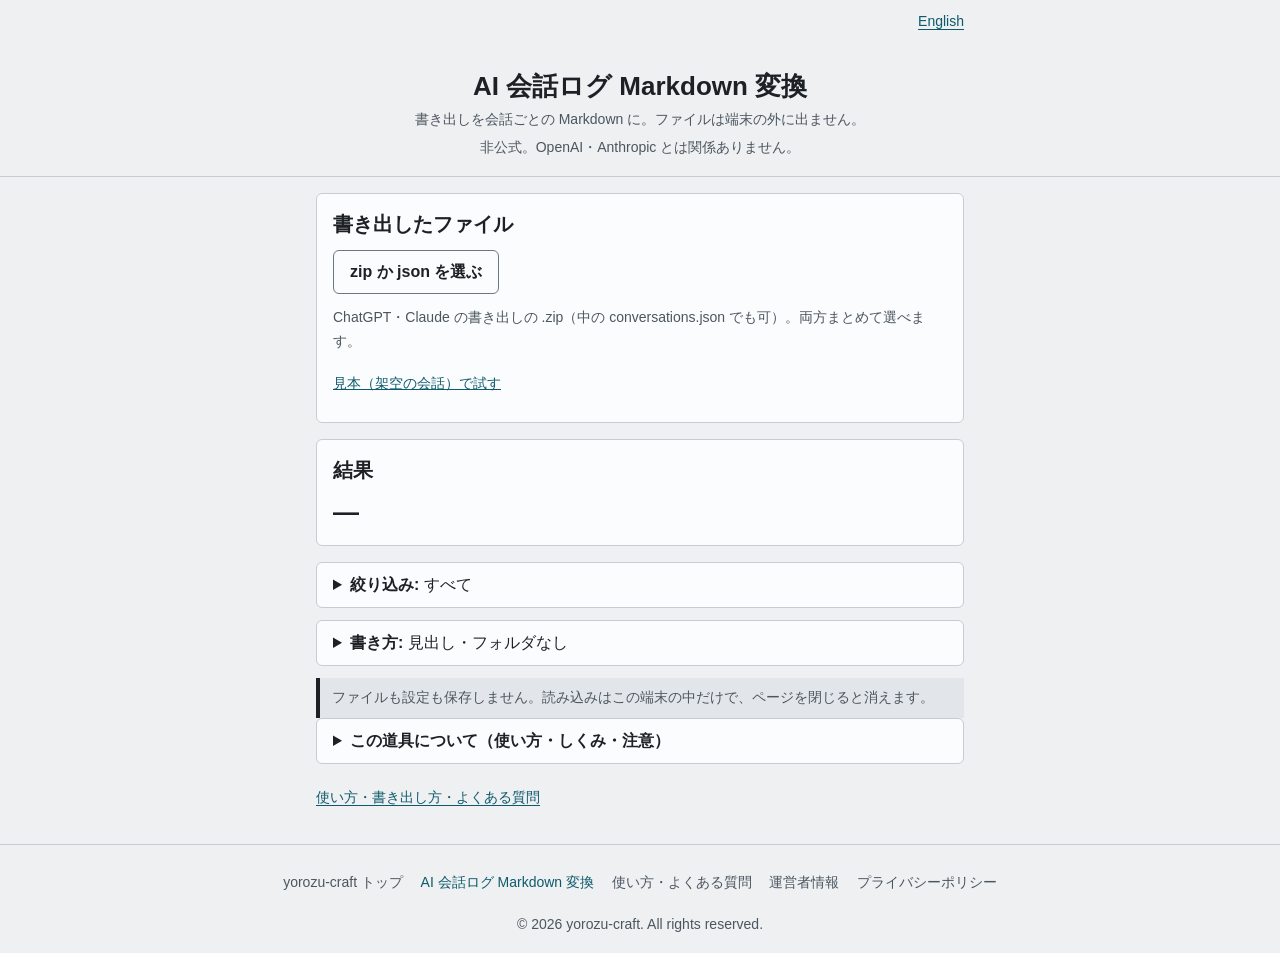
<file: index.html>
<!DOCTYPE html>
<html lang="ja">
<head>
  <meta charset="UTF-8">
  <meta name="viewport" content="width=device-width, initial-scale=1.0">
  <title>ChatGPT・Claude の会話を Markdown に変換（Obsidian 用）｜yorozu-craft</title>
  <meta name="description" content="ChatGPT と Claude の書き出し（zip・conversations.json）を、会話ごとの Markdown（frontmatter つき）に分けて zip で保存。Obsidian にそのまま入れられます。ファイルはブラウザの中で読み、送信しません。">
  <meta name="robots" content="index, follow">
  <link rel="canonical" href="https://yorozu-craft.com/ai-log/">
  <link rel="alternate" hreflang="ja" href="https://yorozu-craft.com/ai-log/">
  <link rel="alternate" hreflang="en" href="https://yorozu-craft.com/ai-log/en/">
  <link rel="alternate" hreflang="x-default" href="https://yorozu-craft.com/ai-log/">

  <meta property="og:title" content="ChatGPT・Claude の会話を Markdown に変換｜yorozu-craft">
  <meta property="og:description" content="ChatGPT と Claude の書き出しを、会話ごとの Markdown（frontmatter つき）に。Obsidian 用。ファイルは送信しません。">
  <meta property="og:type" content="website">
  <meta property="og:url" content="https://yorozu-craft.com/ai-log/">
  <meta property="og:site_name" content="yorozu-craft">
  <meta property="og:locale" content="ja_JP">
  <meta property="og:image" content="https://yorozu-craft.com/ai-log/og-image.png">
  <meta property="og:image:width" content="1200">
  <meta property="og:image:height" content="630">
  <meta name="twitter:card" content="summary_large_image">
  <meta name="theme-color" content="#eef0f2" media="(prefers-color-scheme: light)">
  <meta name="theme-color" content="#15191d" media="(prefers-color-scheme: dark)">

  <script type="application/ld+json">
  {
    "@context": "https://schema.org",
    "@type": "WebApplication",
    "name": "AI 会話ログ Markdown 変換",
    "description": "ChatGPT と Claude の書き出しを、会話ごとの Markdown（frontmatter つき）に。ファイルはブラウザの中で読み、送信しません。",
    "url": "https://yorozu-craft.com/ai-log/",
    "applicationCategory": "UtilitiesApplication",
    "operatingSystem": "All",
    "offers": { "@type": "Offer", "price": "0", "priceCurrency": "JPY" },
    "inLanguage": "ja"
  }
  </script>

  <!-- Google AdSense: サイト所有確認の meta だけ。AdSense 審査が通るまで本文の薄いページは広告 script を外す（2026-10-04）。通ったら本文を足してから戻す -->
  <meta name="google-adsense-account" content="ca-pub-5375267956079717">

  <link rel="icon" href="./favicon.svg" type="image/svg+xml">
  <link rel="apple-touch-icon" href="./apple-touch-icon.png">
  <link rel="manifest" href="./manifest.webmanifest">
  <link rel="stylesheet" href="./style.css">
</head>
<body>

  <header>
    <p class="lang-switch no-print"><a href="./en/" hreflang="en" lang="en">English</a></p>
    <div class="app-header">
      <h1>AI 会話ログ Markdown 変換</h1>
      <!-- 道具の冒頭は 1 文・40 字（WRITING.md 1 章）。「外部に送信しない」をここに -->
      <p class="subtitle">書き出しを会話ごとの Markdown に。ファイルは端末の外に出ません。</p>
      <!-- 商標（REVIEW C7 R9）: 名前の近くに 1 文 -->
      <p class="tm">非公式。OpenAI・Anthropic とは関係ありません。</p>
    </div>
  </header>

  <!-- 画面の骨組み「入力 → 結果」（SCREEN.md 1.1）。1 ファイルを選ぶ → 2 結果（件数とダウンロード、一覧と見本）→ 3 絞り込み・書き方 → 4 使い方へのリンク。
       読み込みは Web Worker の中（worker.js → engine.js）。ファイルも設定もブラウザに保存しない（localStorage を使わない） -->
  <main class="app-main">

    <!-- 1 必須の入力: ファイル 1 つ（ドロップも可） -->
    <fieldset class="card req" id="drop">
      <legend>書き出したファイル</legend>
      <div class="dropzone" id="dropzone">
        <div class="btn-row">
          <button type="button" class="btn" id="pick">zip か json を選ぶ</button>
        </div>
        <label class="hint" for="file">ChatGPT・Claude の書き出しの .zip（中の conversations.json でも可）。両方まとめて選べます。</label>
        <p class="small"><button type="button" class="linkbtn" id="try-sample">見本（架空の会話）で試す</button></p>
      </div>
      <input type="file" id="file" accept=".zip,.json,application/zip,application/json" multiple hidden>
    </fieldset>

    <!-- 2 結果: 会話の件数（大きな数字）と内訳。ダウンロードのボタンはここ -->
    <section class="card result-card" id="result-card" tabindex="-1" aria-labelledby="h-result">
      <h2 id="h-result">結果</h2>
      <div id="result-main" aria-live="polite">
        <p class="result-num" id="result">—</p>
        <p class="result-sub" id="result-sub"></p>
      </div>
      <div class="btn-row no-print" id="dl-row" hidden>
        <button type="button" class="btn btn-primary" id="dl-zip">Markdown（zip）をダウンロード</button>
        <button type="button" class="btn" id="dl-one">1 つの Markdown にまとめる</button>
      </div>
      <!-- 年 × 月の升目（main.js が描く。升を押すと期間の絞り込みにその月が入る。Q-381） -->
      <div class="mgrid" id="mgrid" hidden>
        <p class="grid-name" id="mgrid-name">年 × 月</p>
        <table id="mgrid-table" aria-labelledby="mgrid-name"></table>
      </div>
      <!-- 曜日 × 時刻の表（main.js が描く。升を押すとその曜日・その時刻の会話だけに絞る。Q-427） -->
      <div class="mgrid wgrid" id="wgrid" hidden>
        <p class="grid-name" id="wgrid-name">曜日 × 時刻</p>
        <table id="wgrid-table" aria-labelledby="wgrid-name"></table>
      </div>
      <!-- 1 日ごとの升目（main.js が描く。升を押すとその日の会話だけに絞る。升は小さいので、押す所は升目の下の前の日・次の日。Q-455） -->
      <div class="dgrid" id="dgrid" hidden>
        <p class="grid-name" id="dgrid-name">1 日ごと</p>
        <svg id="dgrid-svg" tabindex="0" role="group" aria-labelledby="dgrid-name" aria-describedby="dgrid-day"></svg>
        <div class="dgrid-day">
          <button type="button" class="btn" id="dgrid-prev" aria-label="前の日">‹</button>
          <p id="dgrid-day" aria-live="polite"></p>
          <button type="button" class="btn" id="dgrid-next" aria-label="次の日">›</button>
        </div>
      </div>
      <details class="rels" id="detail" hidden>
        <summary>一覧と注意（題名を押すと中身の見本）</summary>
        <ul class="notes" id="notes"></ul>
        <ul class="conv-list" id="list"></ul>
        <p class="small" id="preview-path"></p>
        <pre class="md-preview" id="preview" tabindex="0" hidden></pre>
      </details>
    </section>

    <!-- 3 絞り込み・書き方（一部の人だけ。summary に今の状態） -->
    <div class="opts">
      <details class="card opt" id="opt-filter">
        <summary>絞り込み: <span class="opt-state">すべて</span></summary>
        <div class="field">
          <label for="q">題名の言葉</label>
          <input type="search" id="q" placeholder="例: 旅行">
        </div>
        <div class="field">
          <label for="from">作った日（空なら全部）</label>
          <div class="range"><input type="date" id="from" aria-label="期間の始め"> 〜 <input type="date" id="to" aria-label="期間の終わり"></div>
        </div>
        <div class="field">
          <label for="source">出どころ</label>
          <select id="source">
            <option value="all" selected>すべて</option>
            <option value="chatgpt">ChatGPT</option>
            <option value="claude">Claude</option>
          </select>
        </div>
      </details>
      <details class="card opt" id="opt-out">
        <summary>書き方: <span class="opt-state">見出し・フォルダなし</span></summary>
        <div class="field">
          <label for="style">発言の書き方</label>
          <select id="style">
            <option value="heading" selected>見出し（## ユーザー）</option>
            <option value="callout">コールアウト（Obsidian の &gt; [!note]）</option>
          </select>
        </div>
        <div class="field">
          <label for="folder">フォルダ</label>
          <select id="folder">
            <option value="none" selected>分けない</option>
            <option value="year">年ごと（2025/）</option>
            <option value="month">年と月ごと（2025/2025-01/）</option>
          </select>
        </div>
        <div class="field">
          <label class="check"><input type="checkbox" id="by-source"> ChatGPT・Claude でフォルダを分ける</label>
        </div>
      </details>
    </div>

    <!-- data-keep: 入れたファイルの扱い（保存しない・端末の外に出ない）。A2 の「入力は端末の外に出ない」と同じ役目 -->
    <p class="small" data-keep>ファイルも設定も保存しません。読み込みはこの端末の中だけで、ページを閉じると消えます。</p>
    <!-- about-tool: 道具の説明（使い方ページの要約。AdSense 審査 2026-10-04）。日本語のページだけ（id を付けない: 日英で同じ id を持つ試験があるため） -->
    <details class="about-tool card opt no-print">
      <summary>この道具について（使い方・しくみ・注意）</summary>
      <h3>AI 会話ログ Markdown 変換でできること</h3>
      <p>ChatGPT・Claude の書き出しの zip を選ぶと、会話を 1 つずつの Markdown ファイルにします。Obsidian に入れて読みたい人や、会話の記録を残したい人が使います。</p>
      <h3>使い方の要点</h3>
      <ul>
      <li>ChatGPT は設定の「データコントロール」から、Claude は設定の「プライバシー」から書き出します。リンクはメールで届き、24 時間で切れます。</li>
      <li>「zip か json を選ぶ」で zip を選びます（両方まとめて選べます）。件数を見て、要るなら題名・期間で絞り込みます。</li>
      <li>Markdown（zip）か、1 つにまとめた Markdown をダウンロードします。</li>
      </ul>
      <h3>しくみ</h3>
      <p>zip の中で読むのは conversations.json だけで、画像や users.json は読みません。会話 1 つが 1 ファイルで、ファイル名は「作った日 題名.md」です。題名・出どころ・会話 ID・作成と更新の日時・モデル・発言の数を frontmatter に書きます。編集・再生成で枝が分かれた会話は、最後に見ていた枝だけを書きます。画像・添付は名前だけ書き、Windows・macOS で使えない文字はファイル名で _ に替えます。形式の根拠は公式ヘルプと公開の変換器（MIT）の試料とコードで、最終確認日は 2026 年 10 月 1 日です。</p>
      <h3>注意</h3>
      <p>非公式のツールで、OpenAI・Anthropic とは関係ありません。書き出しの形は予告なく変わることがあり、読めなかった所は画面の「一覧と注意」にファイル名と行で出します。Markdown には会話の全文が入るので、共有する前に中身を確かめてください。選んだファイルはこのブラウザの中で読むだけで、外部に送信せず、ブラウザにも保存しません。</p>
      <p>書き出し方のくわしい手順とよくある質問は<a href="./guide.html">AI 会話ログ Markdown 変換の使い方</a>に。</p>
    </details>
    <!-- /about-tool -->

    <p class="small"><a href="./guide.html">使い方・書き出し方・よくある質問</a></p>

  </main>

  <footer class="app-footer">
    <nav class="footer-nav" aria-label="フッターナビゲーション">
      <ul>
        <li><a href="../">yorozu-craft トップ</a></li>
        <li><a href="./" aria-current="page">AI 会話ログ Markdown 変換</a></li>
        <li><a href="./guide.html">使い方・よくある質問</a></li>
        <li><a href="../about.html">運営者情報</a></li>
        <li><a href="../privacy-policy.html">プライバシーポリシー</a></li>
      </ul>
    </nav>
    <p>&copy; 2026 yorozu-craft. All rights reserved.</p>
  </footer>

  <script src="./used.js"></script>
  <script src="./text.js"></script>
  <script src="./screen.js"></script>
  <script src="./zip.js"></script>
  <script src="./calc.js"></script>
  <script src="./engine.js"></script>
  <script src="./main.js"></script>
  <!-- Cloudflare Web Analytics（Cookie を使わないアクセス解析） --><script type='module' src='https://static.cloudflareinsights.com/beacon.min.js' data-cf-beacon='{"token": "b79bf821e1fd4b6683866d493b1de426"}'></script><!-- End Cloudflare Web Analytics -->
</body>
</html>
</file>
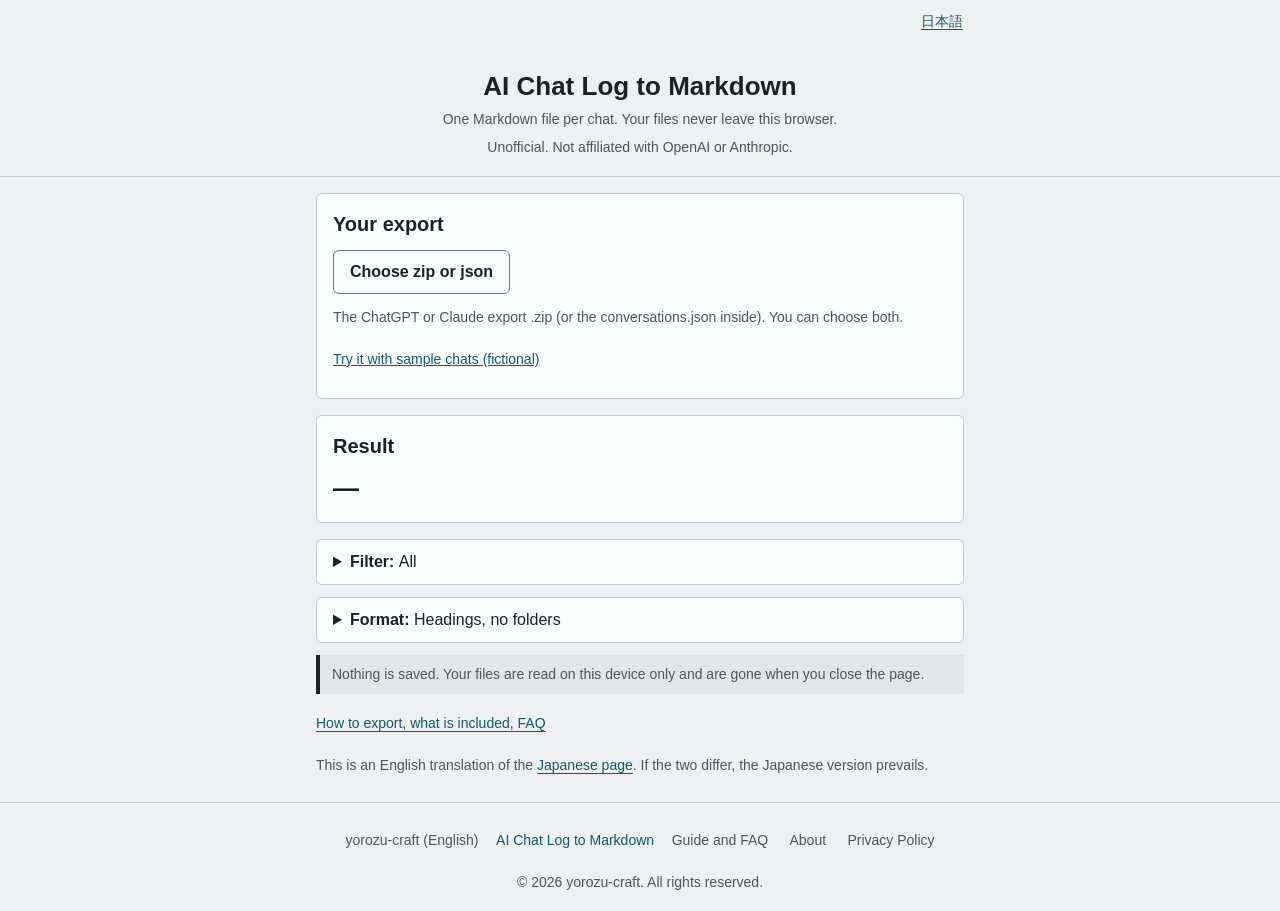
<file: en/index.html>
<!DOCTYPE html>
<html lang="en">
<head>
  <meta charset="UTF-8">
  <meta name="viewport" content="width=device-width, initial-scale=1.0">
  <title>Export ChatGPT and Claude Chats to Markdown (for Obsidian) | yorozu-craft</title>
  <meta name="description" content="Convert your ChatGPT or Claude data export (zip or conversations.json) into one Markdown file per chat, with YAML frontmatter, ready for Obsidian. Runs in your browser; nothing is uploaded.">
  <meta name="robots" content="index, follow">
  <link rel="canonical" href="https://yorozu-craft.com/ai-log/en/">
  <link rel="alternate" hreflang="ja" href="https://yorozu-craft.com/ai-log/">
  <link rel="alternate" hreflang="en" href="https://yorozu-craft.com/ai-log/en/">
  <link rel="alternate" hreflang="x-default" href="https://yorozu-craft.com/ai-log/">

  <meta property="og:title" content="Export ChatGPT and Claude Chats to Markdown | yorozu-craft">
  <meta property="og:description" content="One Markdown file per chat, with frontmatter, from your ChatGPT or Claude export. For Obsidian. Nothing is uploaded.">
  <meta property="og:type" content="website">
  <meta property="og:url" content="https://yorozu-craft.com/ai-log/en/">
  <meta property="og:site_name" content="yorozu-craft">
  <meta property="og:locale" content="en_US">
  <meta property="og:locale:alternate" content="ja_JP">
  <meta property="og:image" content="https://yorozu-craft.com/ai-log/og-image.png">
  <meta property="og:image:width" content="1200">
  <meta property="og:image:height" content="630">
  <meta name="twitter:card" content="summary_large_image">
  <meta name="theme-color" content="#eef0f2" media="(prefers-color-scheme: light)">
  <meta name="theme-color" content="#15191d" media="(prefers-color-scheme: dark)">

  <script type="application/ld+json">
  {
    "@context": "https://schema.org",
    "@type": "WebApplication",
    "name": "AI Chat Log to Markdown",
    "description": "Convert your ChatGPT or Claude data export into one Markdown file per chat, with frontmatter. Runs in your browser; nothing is uploaded.",
    "url": "https://yorozu-craft.com/ai-log/en/",
    "applicationCategory": "UtilitiesApplication",
    "operatingSystem": "All",
    "offers": { "@type": "Offer", "price": "0", "priceCurrency": "JPY" },
    "inLanguage": "en"
  }
  </script>

  <!-- Google AdSense: site ownership meta only. The ad script is off on thin pages until the AdSense review passes (2026-10-04) -->
  <meta name="google-adsense-account" content="ca-pub-5375267956079717">

  <link rel="icon" href="../favicon.svg" type="image/svg+xml">
  <link rel="apple-touch-icon" href="../apple-touch-icon.png">
  <link rel="manifest" href="../manifest.webmanifest">
  <link rel="stylesheet" href="../style.css">
</head>
<body>

  <header>
    <p class="lang-switch no-print"><a href="../" hreflang="ja" lang="ja">日本語</a></p>
    <div class="app-header">
      <h1>AI Chat Log to Markdown</h1>
      <p class="subtitle">One Markdown file per chat. Your files never leave this browser.</p>
      <!-- 商標（REVIEW C7 R9） -->
      <p class="tm">Unofficial. Not affiliated with OpenAI or Anthropic.</p>
    </div>
  </header>

  <!-- 日本語版（../index.html）と同じ骨組み・同じ id。文は text.js の en。ファイルも設定も保存しない -->
  <main class="app-main">

    <fieldset class="card req" id="drop">
      <legend>Your export</legend>
      <div class="dropzone" id="dropzone">
        <div class="btn-row">
          <button type="button" class="btn" id="pick">Choose zip or json</button>
        </div>
        <label class="hint" for="file">The ChatGPT or Claude export .zip (or the conversations.json inside). You can choose both.</label>
        <p class="small"><button type="button" class="linkbtn" id="try-sample">Try it with sample chats (fictional)</button></p>
      </div>
      <input type="file" id="file" accept=".zip,.json,application/zip,application/json" multiple hidden>
    </fieldset>

    <section class="card result-card" id="result-card" tabindex="-1" aria-labelledby="h-result">
      <h2 id="h-result">Result</h2>
      <div id="result-main" aria-live="polite">
        <p class="result-num" id="result">—</p>
        <p class="result-sub" id="result-sub"></p>
      </div>
      <div class="btn-row no-print" id="dl-row" hidden>
        <button type="button" class="btn btn-primary" id="dl-zip">Download Markdown (zip)</button>
        <button type="button" class="btn" id="dl-one">One combined Markdown file</button>
      </div>
      <div class="mgrid" id="mgrid" hidden>
        <p class="grid-name" id="mgrid-name">Year × month</p>
        <table id="mgrid-table" aria-labelledby="mgrid-name"></table>
      </div>
      <div class="mgrid wgrid" id="wgrid" hidden>
        <p class="grid-name" id="wgrid-name">Weekday × hour</p>
        <table id="wgrid-table" aria-labelledby="wgrid-name"></table>
      </div>
      <div class="dgrid" id="dgrid" hidden>
        <p class="grid-name" id="dgrid-name">Day by day</p>
        <svg id="dgrid-svg" tabindex="0" role="group" aria-labelledby="dgrid-name" aria-describedby="dgrid-day"></svg>
        <div class="dgrid-day">
          <button type="button" class="btn" id="dgrid-prev" aria-label="Previous day">‹</button>
          <p id="dgrid-day" aria-live="polite"></p>
          <button type="button" class="btn" id="dgrid-next" aria-label="Next day">›</button>
        </div>
      </div>
      <details class="rels" id="detail" hidden>
        <summary>List and notes (tap a title to preview)</summary>
        <ul class="notes" id="notes"></ul>
        <ul class="conv-list" id="list"></ul>
        <p class="small" id="preview-path"></p>
        <pre class="md-preview" id="preview" tabindex="0" hidden></pre>
      </details>
    </section>

    <div class="opts">
      <details class="card opt" id="opt-filter">
        <summary>Filter: <span class="opt-state">All</span></summary>
        <div class="field">
          <label for="q">Words in the title</label>
          <input type="search" id="q" placeholder="e.g. travel">
        </div>
        <div class="field">
          <label for="from">Date created (leave empty for all)</label>
          <div class="range"><input type="date" id="from" aria-label="From"> to <input type="date" id="to" aria-label="To"></div>
        </div>
        <div class="field">
          <label for="source">Source</label>
          <select id="source">
            <option value="all" selected>All</option>
            <option value="chatgpt">ChatGPT</option>
            <option value="claude">Claude</option>
          </select>
        </div>
      </details>
      <details class="card opt" id="opt-out">
        <summary>Format: <span class="opt-state">Headings, no folders</span></summary>
        <div class="field">
          <label for="style">Messages as</label>
          <select id="style">
            <option value="heading" selected>Headings (## User)</option>
            <option value="callout">Callouts (Obsidian &gt; [!note])</option>
          </select>
        </div>
        <div class="field">
          <label for="folder">Folders</label>
          <select id="folder">
            <option value="none" selected>None</option>
            <option value="year">By year (2025/)</option>
            <option value="month">By year and month (2025/2025-01/)</option>
          </select>
        </div>
        <div class="field">
          <label class="check"><input type="checkbox" id="by-source"> Separate folders for ChatGPT and Claude</label>
        </div>
      </details>
    </div>

    <!-- data-keep: 入れたファイルの扱い（保存しない・端末の外に出ない）。A2 の「入力は端末の外に出ない」と同じ役目 -->
    <p class="small" data-keep>Nothing is saved. Your files are read on this device only and are gone when you close the page.</p>
    <p class="small"><a href="./guide.html">How to export, what is included, FAQ</a></p>

    <p class="small translation-note">This is an English translation of the <a href="../" hreflang="ja">Japanese page</a>. If the two differ, the Japanese version prevails.</p>
  </main>

  <footer class="app-footer">
    <nav class="footer-nav" aria-label="Footer">
      <ul>
        <li><a href="../../en/">yorozu-craft (English)</a></li>
        <li><a href="./" aria-current="page">AI Chat Log to Markdown</a></li>
        <li><a href="./guide.html">Guide and FAQ</a></li>
        <li><a href="../../en/about.html">About</a></li>
        <li><a href="../../en/privacy-policy.html">Privacy Policy</a></li>
      </ul>
    </nav>
    <p>&copy; 2026 yorozu-craft. All rights reserved.</p>
  </footer>

  <script src="../used.js"></script>
  <script src="../text.js"></script>
  <script src="../screen.js"></script>
  <script src="../zip.js"></script>
  <script src="../calc.js"></script>
  <script src="../engine.js"></script>
  <script src="../main.js"></script>
  <!-- Cloudflare Web Analytics（Cookie を使わないアクセス解析） --><script type='module' src='https://static.cloudflareinsights.com/beacon.min.js' data-cf-beacon='{"token": "b79bf821e1fd4b6683866d493b1de426"}'></script><!-- End Cloudflare Web Analytics -->
</body>
</html>
</file>
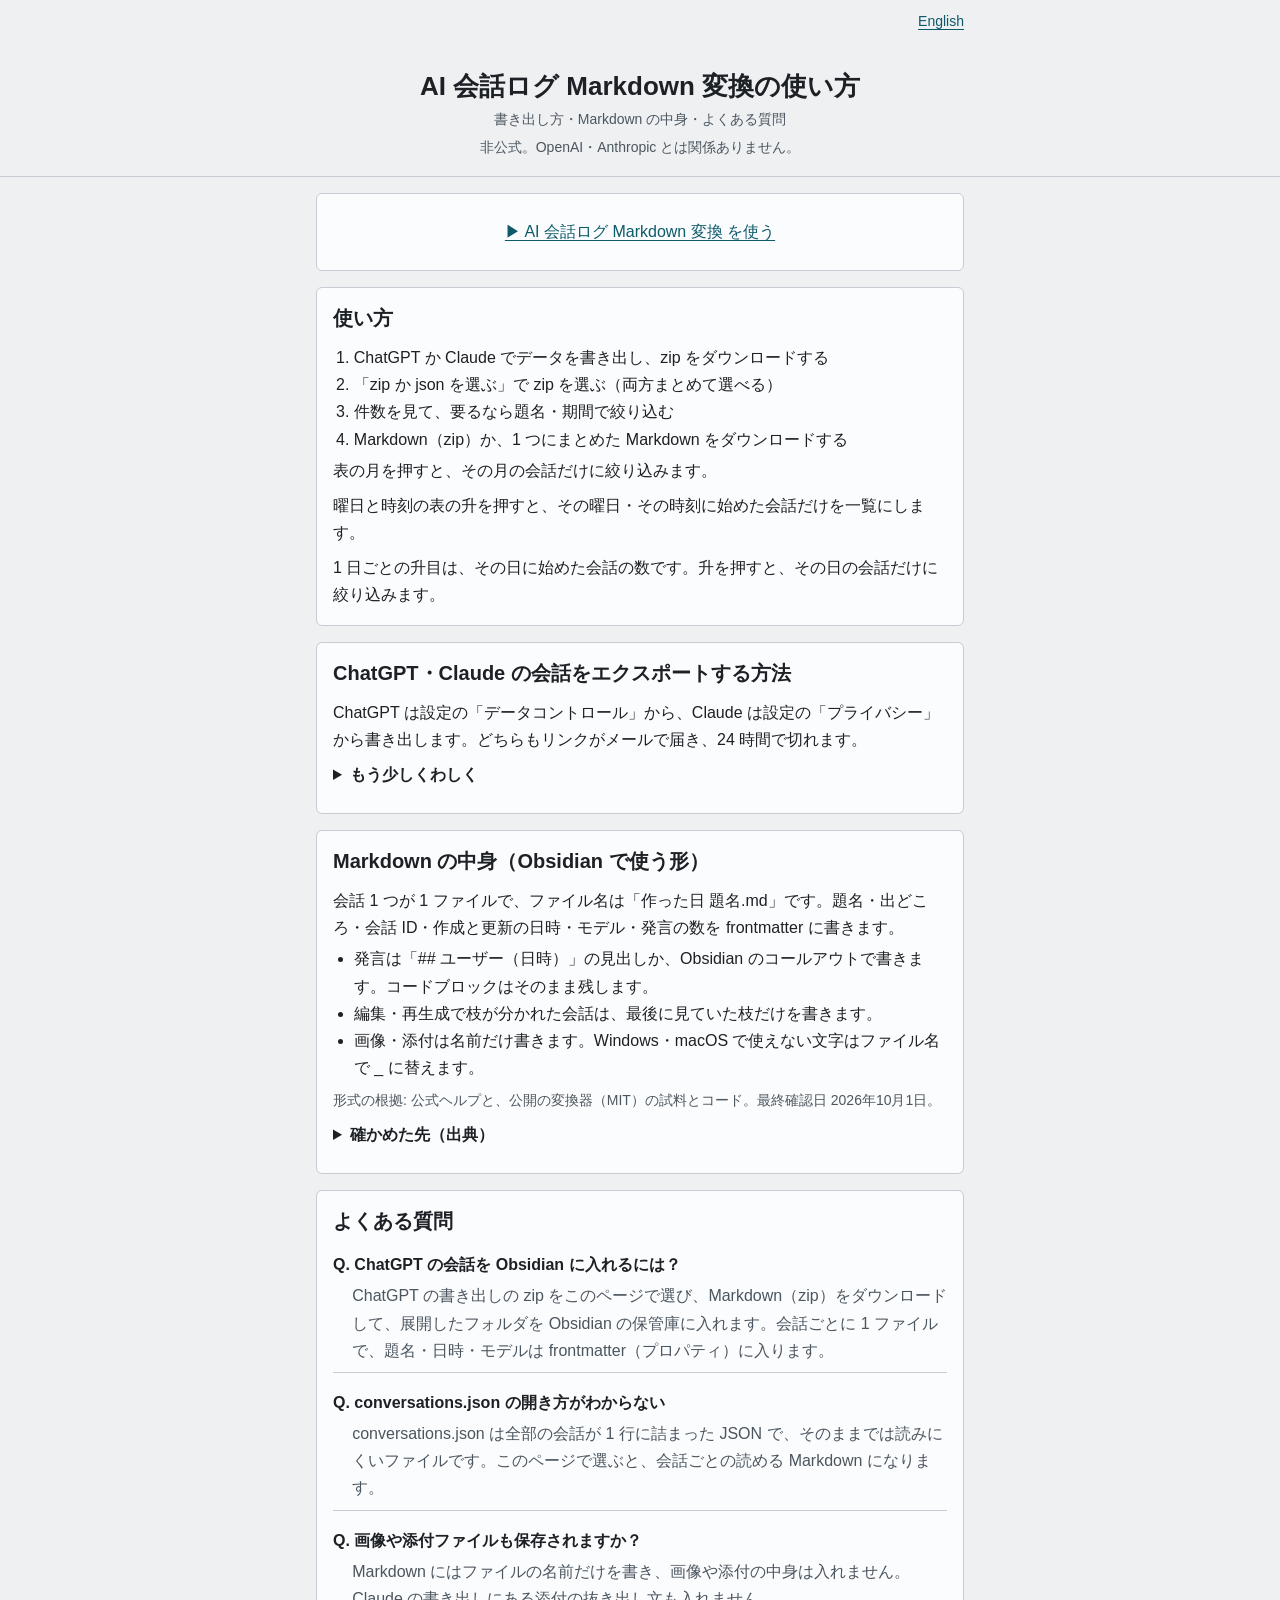
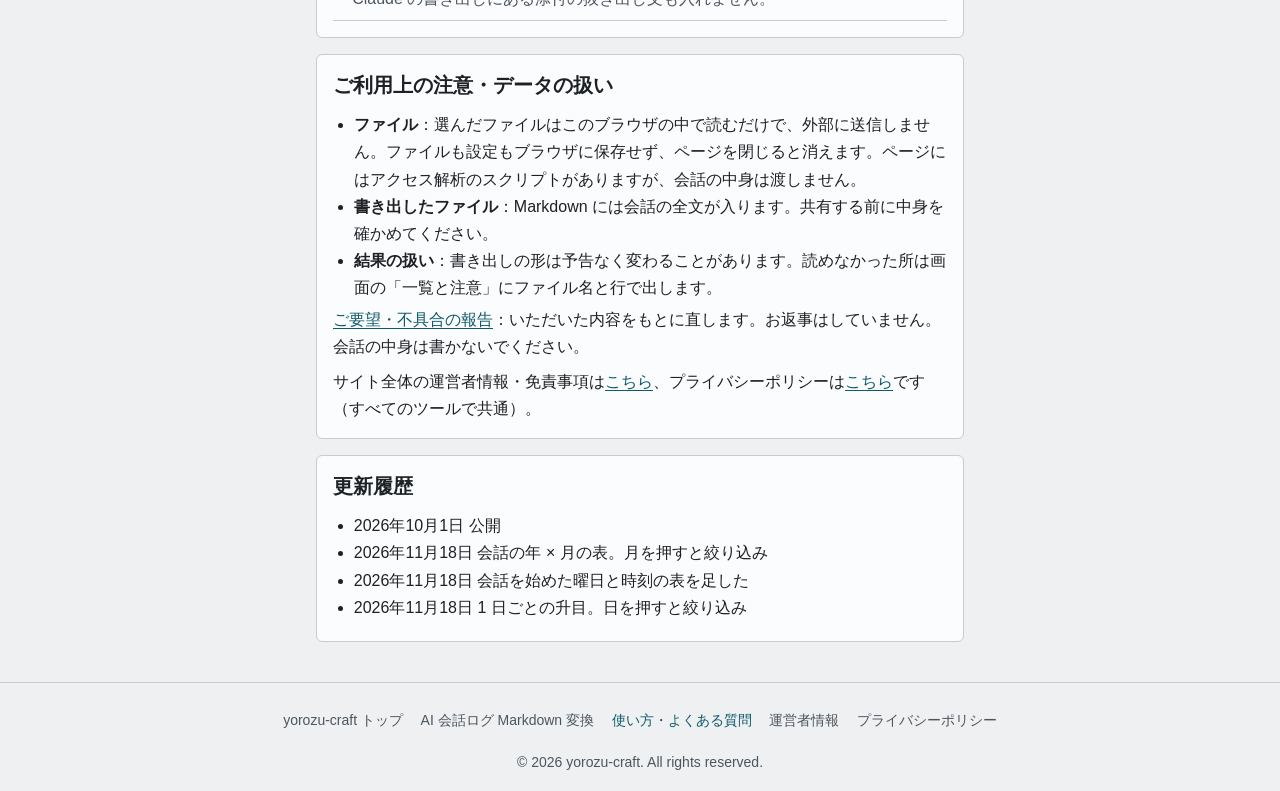
<file: guide.html>
<!DOCTYPE html>
<html lang="ja">
<head>
  <meta charset="UTF-8">
  <meta name="viewport" content="width=device-width, initial-scale=1.0">
  <title>使い方・よくある質問｜AI 会話ログ Markdown 変換｜yorozu-craft</title>
  <meta name="description" content="ChatGPT・Claude の会話を書き出して Markdown（Obsidian 用）にする手順。書き出し方、Markdown の中身、枝分かれ・添付の扱い、よくある質問。">
  <meta name="robots" content="index, follow">
  <link rel="canonical" href="https://yorozu-craft.com/ai-log/guide.html">
  <link rel="alternate" hreflang="ja" href="https://yorozu-craft.com/ai-log/guide.html">
  <link rel="alternate" hreflang="en" href="https://yorozu-craft.com/ai-log/en/guide.html">
  <link rel="alternate" hreflang="x-default" href="https://yorozu-craft.com/ai-log/guide.html">

  <meta property="og:title" content="使い方・よくある質問｜AI 会話ログ Markdown 変換">
  <meta property="og:description" content="ChatGPT・Claude の会話を書き出して、会話ごとの Markdown にする手順と中身の説明。">
  <meta property="og:type" content="article">
  <meta property="og:url" content="https://yorozu-craft.com/ai-log/guide.html">
  <meta property="og:site_name" content="yorozu-craft">
  <meta property="og:locale" content="ja_JP">
  <meta property="og:image" content="https://yorozu-craft.com/ai-log/og-image.png">
  <meta property="og:image:width" content="1200">
  <meta property="og:image:height" content="630">
  <meta name="twitter:card" content="summary_large_image">

  <!-- よくある質問（下の #faq と内容をそろえる） -->
  <script type="application/ld+json">
  {
    "@context": "https://schema.org",
    "@type": "FAQPage",
    "mainEntity": [
      {
        "@type": "Question",
        "name": "ChatGPT の会話を Obsidian に入れるには？",
        "acceptedAnswer": { "@type": "Answer", "text": "ChatGPT の書き出しの zip をこのページで選び、Markdown（zip）をダウンロードして、展開したフォルダを Obsidian の保管庫に入れます。会話ごとに 1 ファイルで、題名・日時・モデルは frontmatter（プロパティ）に入ります。" }
      },
      {
        "@type": "Question",
        "name": "conversations.json の開き方がわからない",
        "acceptedAnswer": { "@type": "Answer", "text": "conversations.json は全部の会話が 1 行に詰まった JSON で、そのままでは読みにくいファイルです。このページで選ぶと、会話ごとの読める Markdown になります。" }
      },
      {
        "@type": "Question",
        "name": "画像や添付ファイルも保存されますか？",
        "acceptedAnswer": { "@type": "Answer", "text": "Markdown にはファイルの名前だけを書き、画像や添付の中身は入れません。Claude の書き出しにある添付の抜き出し文も入れません。" }
      }
    ]
  }
  </script>

  <!-- Google AdSense（サイト所有確認 + 広告配信スクリプト） -->
  <meta name="google-adsense-account" content="ca-pub-5375267956079717">
  <script async src="https://pagead2.googlesyndication.com/pagead/js/adsbygoogle.js?client=ca-pub-5375267956079717"
     crossorigin="anonymous"></script>

  <link rel="icon" href="./favicon.svg" type="image/svg+xml">
  <link rel="manifest" href="/ai-log/manifest.webmanifest">
  <link rel="apple-touch-icon" href="./apple-touch-icon.png">
  <link rel="stylesheet" href="./style.css">
</head>
<body>

  <header>
    <p class="lang-switch no-print"><a href="./en/guide.html" hreflang="en" lang="en">English</a></p>
    <div class="app-header">
      <h1>AI 会話ログ Markdown 変換の使い方</h1>
      <p class="subtitle">書き出し方・Markdown の中身・よくある質問</p>
      <p class="tm">非公式。OpenAI・Anthropic とは関係ありません。</p>
    </div>
  </header>

  <main class="app-main">

    <p class="card" style="text-align:center"><a href="./">▶ AI 会話ログ Markdown 変換 を使う</a></p>

    <article class="card content" id="howto">
      <h2>使い方</h2>
      <ol>
        <li>ChatGPT か Claude でデータを書き出し、zip をダウンロードする</li>
        <li>「zip か json を選ぶ」で zip を選ぶ（両方まとめて選べる）</li>
        <li>件数を見て、要るなら題名・期間で絞り込む</li>
        <li>Markdown（zip）か、1 つにまとめた Markdown をダウンロードする</li>
      </ol>
      <p>表の月を押すと、その月の会話だけに絞り込みます。</p>
      <p>曜日と時刻の表の升を押すと、その曜日・その時刻に始めた会話だけを一覧にします。</p>
      <p>1 日ごとの升目は、その日に始めた会話の数です。升を押すと、その日の会話だけに絞り込みます。</p>
    </article>

    <article class="card content" id="export">
      <h2>ChatGPT・Claude の会話をエクスポートする方法</h2>
      <p>ChatGPT は設定の「データコントロール」から、Claude は設定の「プライバシー」から書き出します。どちらもリンクがメールで届き、24 時間で切れます。</p>
      <details>
        <summary>もう少しくわしく</summary>
        <ul>
          <li>Claude の書き出しは Web 版かデスクトップ版から。iOS・Android のアプリからはできません（公式ヘルプ）。</li>
          <li>zip の中で読むのは conversations.json（ChatGPT は分かれて conversations-000.json などになることがある）だけです。画像や users.json は読みません。</li>
        </ul>
      </details>
    </article>

    <article class="card content" id="output">
      <h2>Markdown の中身（Obsidian で使う形）</h2>
      <p>会話 1 つが 1 ファイルで、ファイル名は「作った日 題名.md」です。題名・出どころ・会話 ID・作成と更新の日時・モデル・発言の数を frontmatter に書きます。</p>
      <ul>
        <li>発言は「## ユーザー（日時）」の見出しか、Obsidian のコールアウトで書きます。コードブロックはそのまま残します。</li>
        <li>編集・再生成で枝が分かれた会話は、最後に見ていた枝だけを書きます。</li>
        <li>画像・添付は名前だけ書きます。Windows・macOS で使えない文字はファイル名で _ に替えます。</li>
      </ul>
      <p class="small">形式の根拠: 公式ヘルプと、公開の変換器（MIT）の試料とコード。最終確認日 <time datetime="2026-10-01">2026年10月1日</time>。</p>
      <details>
        <summary>確かめた先（出典）</summary>
        <ul id="sources"></ul>
        <p class="small">OpenAI・Anthropic は書き出しの中身の仕様を公開していないため、形式は公開の変換器で確かめました。形が変わって読めないときは、ご要望フォームで教えてください。</p>
      </details>
    </article>

    <article class="card content" id="faq">
      <h2>よくある質問</h2>
      <dl class="faq">
        <dt>ChatGPT の会話を Obsidian に入れるには？</dt>
        <dd>ChatGPT の書き出しの zip をこのページで選び、Markdown（zip）をダウンロードして、展開したフォルダを Obsidian の保管庫に入れます。会話ごとに 1 ファイルで、題名・日時・モデルは frontmatter（プロパティ）に入ります。</dd>
        <dt>conversations.json の開き方がわからない</dt>
        <dd>conversations.json は全部の会話が 1 行に詰まった JSON で、そのままでは読みにくいファイルです。このページで選ぶと、会話ごとの読める Markdown になります。</dd>
        <dt>画像や添付ファイルも保存されますか？</dt>
        <dd>Markdown にはファイルの名前だけを書き、画像や添付の中身は入れません。Claude の書き出しにある添付の抜き出し文も入れません。</dd>
      </dl>
    </article>

    <article class="card content" id="notes">
      <h2>ご利用上の注意・データの扱い</h2>
      <ul>
        <li><strong>ファイル</strong>：選んだファイルはこのブラウザの中で読むだけで、外部に送信しません。ファイルも設定もブラウザに保存せず、ページを閉じると消えます。ページにはアクセス解析のスクリプトがありますが、会話の中身は渡しません。</li>
        <li><strong>書き出したファイル</strong>：Markdown には会話の全文が入ります。共有する前に中身を確かめてください。</li>
        <li><strong>結果の扱い</strong>：書き出しの形は予告なく変わることがあります。読めなかった所は画面の「一覧と注意」にファイル名と行で出します。</li>
      </ul>
      <p><a href="/post/?from=/ai-log/guide.html">ご要望・不具合の報告</a>：いただいた内容をもとに直します。お返事はしていません。会話の中身は書かないでください。</p>
      <p>サイト全体の運営者情報・免責事項は<a href="../about.html">こちら</a>、プライバシーポリシーは<a href="../privacy-policy.html">こちら</a>です（すべてのツールで共通）。</p>
    </article>

    <article class="card content" id="changelog">
      <h2>更新履歴</h2>
      <ul>
        <li><time datetime="2026-10-01">2026年10月1日</time> 公開</li>
        <li><time datetime="2026-11-18">2026年11月18日</time> 会話の年 × 月の表。月を押すと絞り込み</li>
        <li><time datetime="2026-11-18">2026年11月18日</time> 会話を始めた曜日と時刻の表を足した</li>
        <li><time datetime="2026-11-18">2026年11月18日</time> 1 日ごとの升目。日を押すと絞り込み</li>
      </ul>
    </article>

  </main>

  <footer class="app-footer">
    <nav class="footer-nav" aria-label="フッターナビゲーション">
      <ul>
        <li><a href="../">yorozu-craft トップ</a></li>
        <li><a href="./">AI 会話ログ Markdown 変換</a></li>
        <li><a href="./guide.html" aria-current="page">使い方・よくある質問</a></li>
        <li><a href="../about.html">運営者情報</a></li>
        <li><a href="../privacy-policy.html">プライバシーポリシー</a></li>
      </ul>
    </nav>
    <p>&copy; 2026 yorozu-craft. All rights reserved.</p>
  </footer>

  <script src="./constants.js"></script>
  <script>
    // 出典の一覧は constants.js から（値を 2 か所に持たない）
    (function () {
      var ul = document.getElementById('sources');
      Object.keys(Constants.SOURCES).forEach(function (k) {
        var s = Constants.SOURCES[k], li = document.createElement('li'), a = document.createElement('a');
        li.appendChild(document.createTextNode(s.label + ': ' + s.value + '（'));
        a.href = s.url; a.textContent = s.source; a.rel = 'noopener'; li.appendChild(a);
        li.appendChild(document.createTextNode('、確認 ' + s.checked + '）'));
        ul.appendChild(li);
      });
    })();
  </script>
  <!-- Cloudflare Web Analytics（Cookie を使わないアクセス解析） --><script type='module' src='https://static.cloudflareinsights.com/beacon.min.js' data-cf-beacon='{"token": "b79bf821e1fd4b6683866d493b1de426"}'></script><!-- End Cloudflare Web Analytics -->
</body>
</html>
</file>
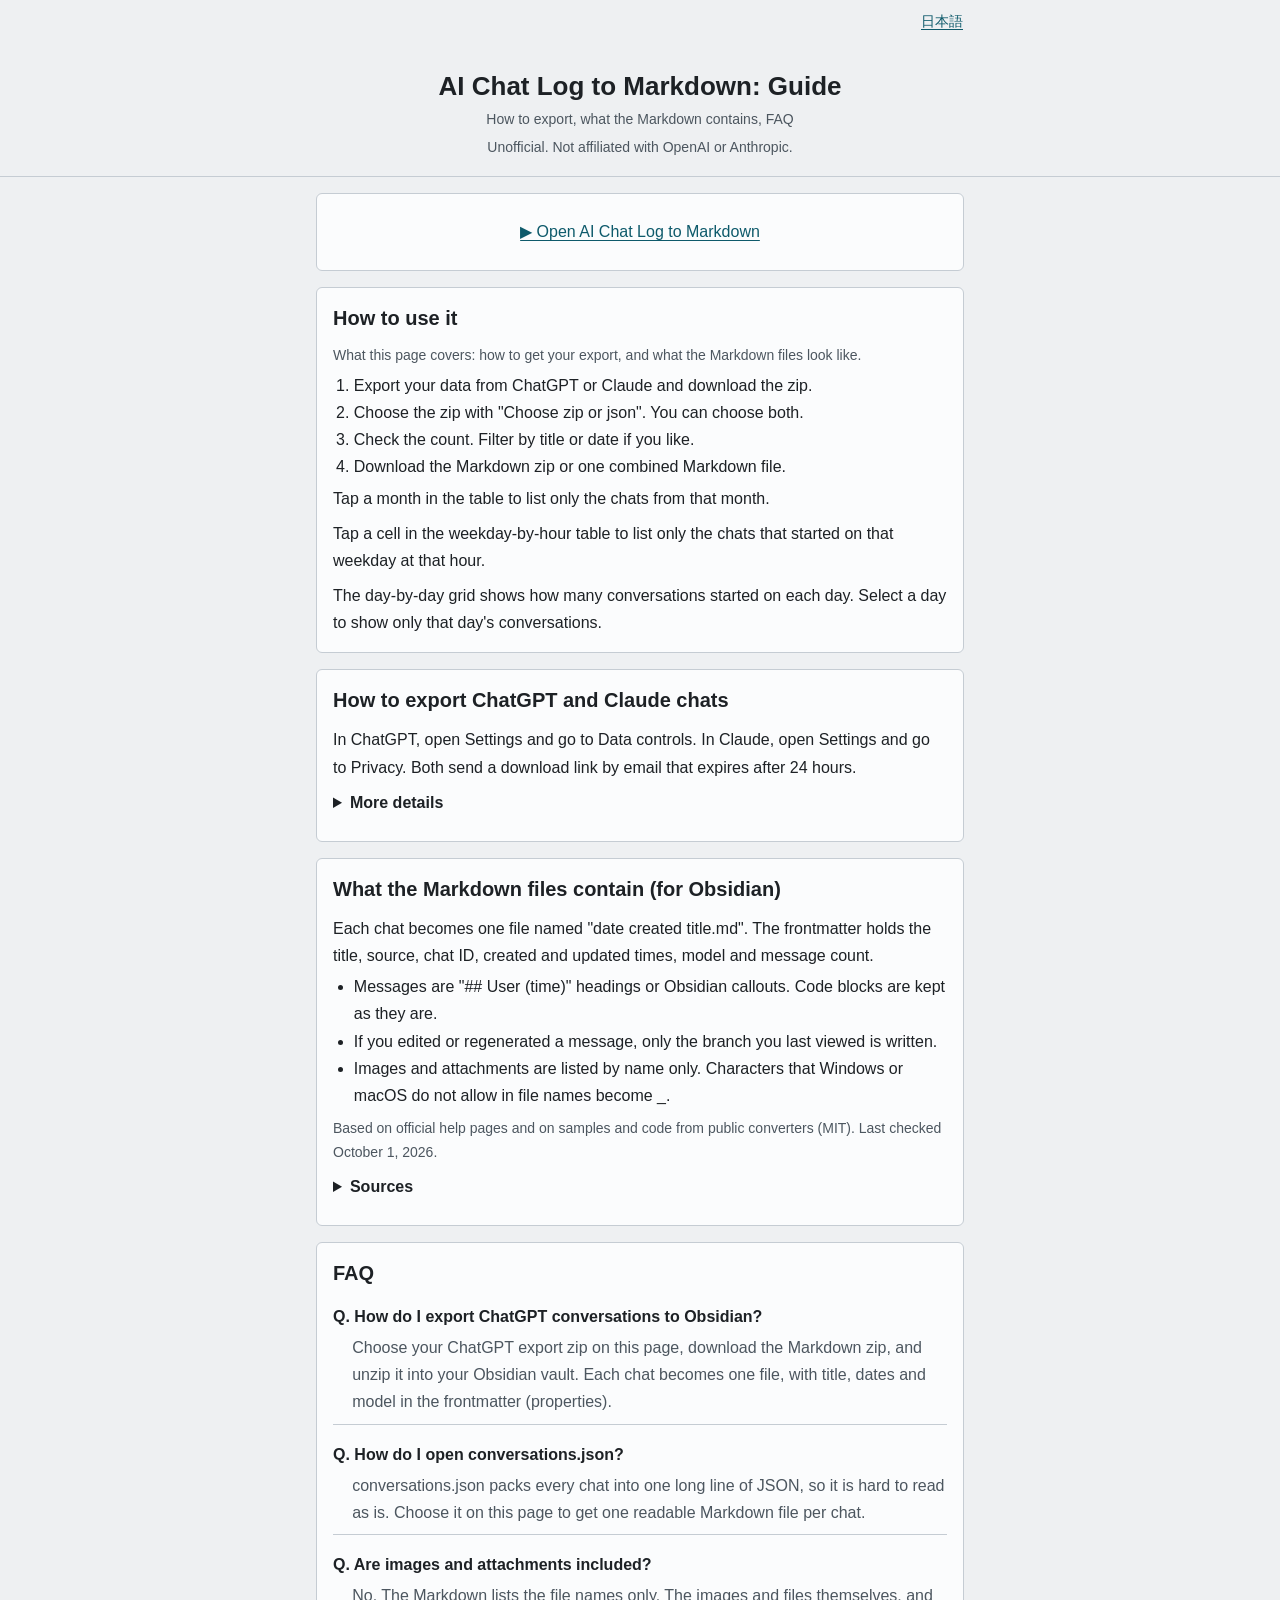
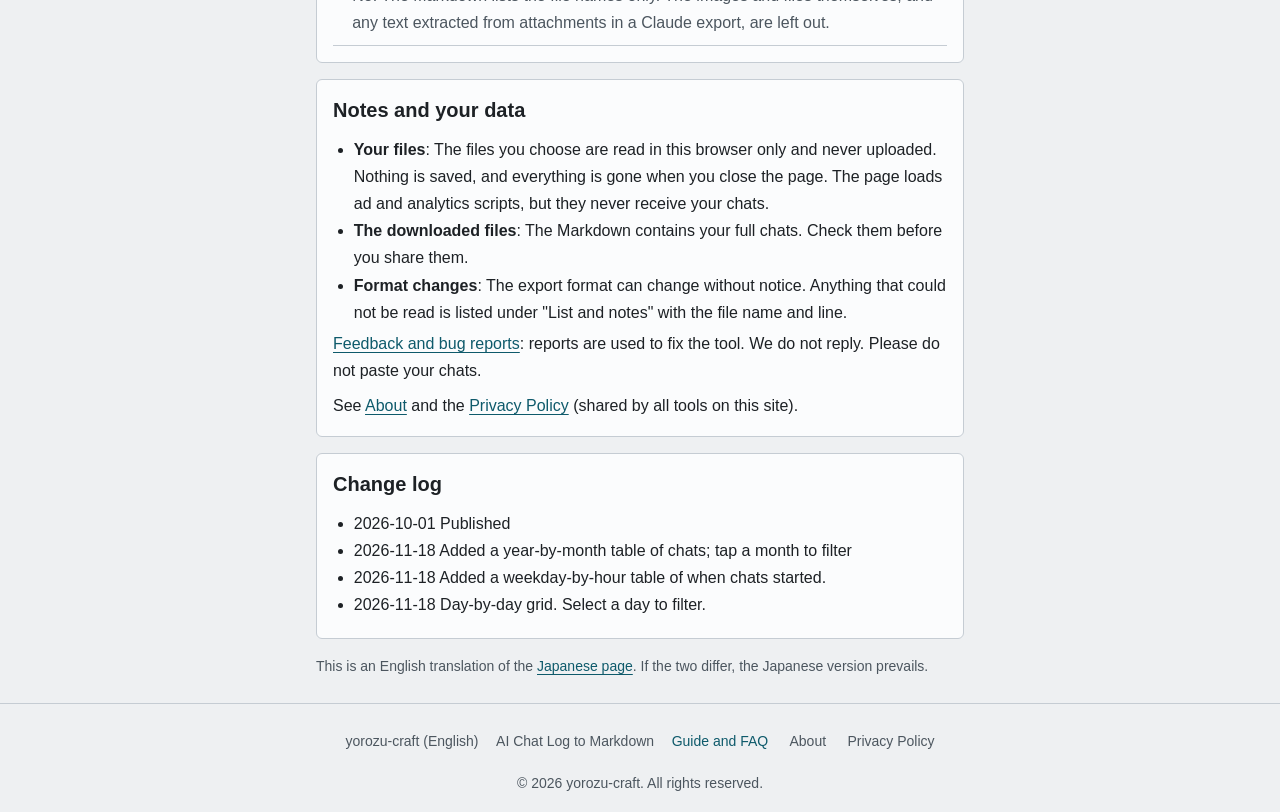
<file: en/guide.html>
<!DOCTYPE html>
<html lang="en">
<head>
  <meta charset="UTF-8">
  <meta name="viewport" content="width=device-width, initial-scale=1.0">
  <title>Guide and FAQ | AI Chat Log to Markdown | yorozu-craft</title>
  <meta name="description" content="How to export your ChatGPT or Claude chats and turn them into Markdown for Obsidian: export steps, what the Markdown files contain, branches and attachments, FAQ.">
  <meta name="robots" content="index, follow">
  <link rel="canonical" href="https://yorozu-craft.com/ai-log/en/guide.html">
  <link rel="alternate" hreflang="ja" href="https://yorozu-craft.com/ai-log/guide.html">
  <link rel="alternate" hreflang="en" href="https://yorozu-craft.com/ai-log/en/guide.html">
  <link rel="alternate" hreflang="x-default" href="https://yorozu-craft.com/ai-log/guide.html">

  <meta property="og:title" content="Guide and FAQ | AI Chat Log to Markdown">
  <meta property="og:description" content="Export your ChatGPT or Claude chats and turn them into one Markdown file per chat.">
  <meta property="og:type" content="article">
  <meta property="og:url" content="https://yorozu-craft.com/ai-log/en/guide.html">
  <meta property="og:site_name" content="yorozu-craft">
  <meta property="og:locale" content="en_US">
  <meta property="og:locale:alternate" content="ja_JP">
  <meta property="og:image" content="https://yorozu-craft.com/ai-log/og-image.png">
  <meta property="og:image:width" content="1200">
  <meta property="og:image:height" content="630">
  <meta name="twitter:card" content="summary_large_image">

  <!-- よくある質問（下の #faq と内容をそろえる） -->
  <script type="application/ld+json">
  {
    "@context": "https://schema.org",
    "@type": "FAQPage",
    "mainEntity": [
      {
        "@type": "Question",
        "name": "How do I export ChatGPT conversations to Obsidian?",
        "acceptedAnswer": { "@type": "Answer", "text": "Choose your ChatGPT export zip on this page, download the Markdown zip, and unzip it into your Obsidian vault. Each chat becomes one file, with title, dates and model in the frontmatter (properties)." }
      },
      {
        "@type": "Question",
        "name": "How do I open conversations.json?",
        "acceptedAnswer": { "@type": "Answer", "text": "conversations.json packs every chat into one long line of JSON, so it is hard to read as is. Choose it on this page to get one readable Markdown file per chat." }
      },
      {
        "@type": "Question",
        "name": "Are images and attachments included?",
        "acceptedAnswer": { "@type": "Answer", "text": "No. The Markdown lists the file names only. The images and files themselves, and any text extracted from attachments in a Claude export, are left out." }
      }
    ]
  }
  </script>

  <!-- Google AdSense（サイト所有確認 + 広告配信スクリプト） -->
  <meta name="google-adsense-account" content="ca-pub-5375267956079717">
  <script async src="https://pagead2.googlesyndication.com/pagead/js/adsbygoogle.js?client=ca-pub-5375267956079717"
     crossorigin="anonymous"></script>

  <link rel="icon" href="../favicon.svg" type="image/svg+xml">
  <link rel="manifest" href="/ai-log/manifest.webmanifest">
  <link rel="apple-touch-icon" href="../apple-touch-icon.png">
  <link rel="stylesheet" href="../style.css">
</head>
<body>

  <header>
    <p class="lang-switch no-print"><a href="../guide.html" hreflang="ja" lang="ja">日本語</a></p>
    <div class="app-header">
      <h1>AI Chat Log to Markdown: Guide</h1>
      <p class="subtitle">How to export, what the Markdown contains, FAQ</p>
      <p class="tm">Unofficial. Not affiliated with OpenAI or Anthropic.</p>
    </div>
  </header>

  <main class="app-main">

    <p class="card" style="text-align:center"><a href="./">▶ Open AI Chat Log to Markdown</a></p>

    <article class="card content" id="howto">
      <h2>How to use it</h2>
      <p class="small">What this page covers: how to get your export, and what the Markdown files look like.</p>
      <ol>
        <li>Export your data from ChatGPT or Claude and download the zip.</li>
        <li>Choose the zip with "Choose zip or json". You can choose both.</li>
        <li>Check the count. Filter by title or date if you like.</li>
        <li>Download the Markdown zip or one combined Markdown file.</li>
      </ol>
      <p>Tap a month in the table to list only the chats from that month.</p>
      <p>Tap a cell in the weekday-by-hour table to list only the chats that started on that weekday at that hour.</p>
      <p>The day-by-day grid shows how many conversations started on each day. Select a day to show only that day's conversations.</p>
    </article>

    <article class="card content" id="export">
      <h2>How to export ChatGPT and Claude chats</h2>
      <p>In ChatGPT, open Settings and go to Data controls. In Claude, open Settings and go to Privacy. Both send a download link by email that expires after 24 hours.</p>
      <details>
        <summary>More details</summary>
        <ul>
          <li>Claude exports work on the web app or Claude Desktop, not in the iOS or Android app (official help).</li>
          <li>Inside the zip, only conversations.json is read (large ChatGPT exports may split it into conversations-000.json and so on). Images and users.json are not read.</li>
        </ul>
      </details>
    </article>

    <article class="card content" id="output">
      <h2>What the Markdown files contain (for Obsidian)</h2>
      <p>Each chat becomes one file named "date created title.md". The frontmatter holds the title, source, chat ID, created and updated times, model and message count.</p>
      <ul>
        <li>Messages are "## User (time)" headings or Obsidian callouts. Code blocks are kept as they are.</li>
        <li>If you edited or regenerated a message, only the branch you last viewed is written.</li>
        <li>Images and attachments are listed by name only. Characters that Windows or macOS do not allow in file names become _.</li>
      </ul>
      <p class="small">Based on official help pages and on samples and code from public converters (MIT). Last checked <time datetime="2026-10-01">October 1, 2026</time>.</p>
      <details>
        <summary>Sources</summary>
        <ul id="sources"></ul>
        <p class="small">OpenAI and Anthropic do not publish a specification for the export, so the format was checked against public converters. If your export does not load, let us know through the feedback form.</p>
      </details>
    </article>

    <article class="card content" id="faq">
      <h2>FAQ</h2>
      <dl class="faq">
        <dt>How do I export ChatGPT conversations to Obsidian?</dt>
        <dd>Choose your ChatGPT export zip on this page, download the Markdown zip, and unzip it into your Obsidian vault. Each chat becomes one file, with title, dates and model in the frontmatter (properties).</dd>
        <dt>How do I open conversations.json?</dt>
        <dd>conversations.json packs every chat into one long line of JSON, so it is hard to read as is. Choose it on this page to get one readable Markdown file per chat.</dd>
        <dt>Are images and attachments included?</dt>
        <dd>No. The Markdown lists the file names only. The images and files themselves, and any text extracted from attachments in a Claude export, are left out.</dd>
      </dl>
    </article>

    <article class="card content" id="notes">
      <h2>Notes and your data</h2>
      <ul>
        <li><strong>Your files</strong>: The files you choose are read in this browser only and never uploaded. Nothing is saved, and everything is gone when you close the page. The page loads ad and analytics scripts, but they never receive your chats.</li>
        <li><strong>The downloaded files</strong>: The Markdown contains your full chats. Check them before you share them.</li>
        <li><strong>Format changes</strong>: The export format can change without notice. Anything that could not be read is listed under "List and notes" with the file name and line.</li>
      </ul>
      <p><a href="/post/?from=/ai-log/en/guide.html">Feedback and bug reports</a>: reports are used to fix the tool. We do not reply. Please do not paste your chats.</p>
      <p>See <a href="../../en/about.html">About</a> and the <a href="../../en/privacy-policy.html">Privacy Policy</a> (shared by all tools on this site).</p>
    </article>

    <article class="card content" id="changelog">
      <h2>Change log</h2>
      <ul>
        <li><time datetime="2026-10-01">2026-10-01</time> Published</li>
        <li><time datetime="2026-11-18">2026-11-18</time> Added a year-by-month table of chats; tap a month to filter</li>
        <li><time datetime="2026-11-18">2026-11-18</time> Added a weekday-by-hour table of when chats started.</li>
        <li><time datetime="2026-11-18">2026-11-18</time> Day-by-day grid. Select a day to filter.</li>
      </ul>
    </article>

    <p class="small translation-note">This is an English translation of the <a href="../guide.html" hreflang="ja">Japanese page</a>. If the two differ, the Japanese version prevails.</p>
  </main>

  <footer class="app-footer">
    <nav class="footer-nav" aria-label="Footer">
      <ul>
        <li><a href="../../en/">yorozu-craft (English)</a></li>
        <li><a href="./">AI Chat Log to Markdown</a></li>
        <li><a href="./guide.html" aria-current="page">Guide and FAQ</a></li>
        <li><a href="../../en/about.html">About</a></li>
        <li><a href="../../en/privacy-policy.html">Privacy Policy</a></li>
      </ul>
    </nav>
    <p>&copy; 2026 yorozu-craft. All rights reserved.</p>
  </footer>

  <script src="../constants.js"></script>
  <script>
    // 出典の一覧は constants.js の en から（確認日と出典の先は日本語版と同じ値）
    (function () {
      var ul = document.getElementById('sources');
      Object.keys(Constants.SOURCES).forEach(function (k) {
        var s = Constants.SOURCES[k], e = s.en, li = document.createElement('li'), a = document.createElement('a');
        li.appendChild(document.createTextNode(e.label + ': ' + e.value + ' ('));
        a.href = e.url || s.url; a.textContent = e.source; a.rel = 'noopener'; li.appendChild(a);
        li.appendChild(document.createTextNode(', checked ' + s.checked + ')'));
        ul.appendChild(li);
      });
    })();
  </script>
  <!-- Cloudflare Web Analytics（Cookie を使わないアクセス解析） --><script type='module' src='https://static.cloudflareinsights.com/beacon.min.js' data-cf-beacon='{"token": "b79bf821e1fd4b6683866d493b1de426"}'></script><!-- End Cloudflare Web Analytics -->
</body>
</html>
</file>
<file: style.css>
/* ===========================
   AI 会話ログ Markdown 変換 — yorozu-common v2 の皮（B「静かな道具」、yorozu-plans DESIGN.md）に載せ替え（K192 段 3 の 2）
   色・字・角・線は皮のトークン（--bg / --card / --text / --muted / --accent / --border など）だけを使う。ここに書くのは配置とこの道具だけの部品（ファイルの選択・一覧・Markdown の見本）
   ダークモードは端末の設定に自動で合わせる（prefers-color-scheme。手動切替は付けない）
   =========================== */
/* yorozu-common:begin v2 — サイト共通の土台と皮。正本は youheioonuki.github.io の tools/common/v2/base.css と skin.css（yorozu-plans DESIGN.md）。
   この begin〜end の間は手で直さない（tools/sync-common.mjs で全ツールに配る。ツール固有の上書きは end の後に書く） */
/* yorozu-common v2 土台の層（yorozu-plans ROADMAP 7.98 D369、DESIGN.md）。すべてのページ（見せる・遊ぶ・世界を持つページも）に当てる。
   見た目（色・字・面）は持たない: リセット、押せる高さ、フォーカスの輪、入力の字の大きさ、読み上げの隠し字、動きを減らす設定、印刷で広告を出さない。
   色の値は各ページか共通の皮（skin.css）が --focus-ring・--focus・--muted・--error を決める。無ければ下の既定
   出どころ（v1 から引き継ぎ。2026-10-03 確認、yorozu-plans 企画書 59）: デジタル庁デザインシステム https://design.digital.go.jp/dads/ のコンテンツを加工して作成
   （フォーカスの輪・字の大きさの下限・入力欄のエラー表示。値は @digital-go-jp/design-tokens 2.0.1、MIT, (c) 2023 デジタル庁）。
   GOV.UK Frontend 6.5.1（MIT, (c) Crown copyright）の考え方: visually-hidden、エラーの文の前に読み上げ用の語 */
:root { --tap: 44px; --sp-1: 0.25rem; --sp-2: 0.5rem; --sp-3: 0.75rem; --sp-4: 1rem; --sp-6: 1.5rem; --sp-8: 2rem; --fs-s: 0.875rem; --fs-m: 1rem; --fs-l: 1.25rem; --fs-xl: 1.625rem; }
*, *::before, *::after { box-sizing: border-box; margin: 0; padding: 0; }
[hidden] { display: none !important; }
html { -webkit-text-size-adjust: 100%; text-size-adjust: 100%; }
:where(a, button, input, select, textarea, summary, [tabindex]):focus-visible {
  outline: 4px solid var(--focus-ring, #000); outline-offset: 2px; box-shadow: 0 0 0 2px var(--focus, #ffd43d);
}
@media (forced-colors: active) { :where(a, button, input, select, textarea, summary):focus-visible { outline-color: Highlight; } }
:where(input, select, textarea, button) { font: inherit; color: inherit; }
:where(input:not([type="checkbox"]):not([type="radio"]):not([type="range"]), select, textarea) { font-size: max(1rem, 16px); }
:where(button, summary, [role="button"]) { min-height: var(--tap); }
/* 1 つだけで置くリンク（nav の並び、使い方から道具へ戻るカード、言語の切り替え、パンくず）も押せる高さに。文中のリンクは対象外（WCAG 2.5.8。K192 の全巡回） */
:where(nav li > a, p.card > a:only-child, .lang-switch a, .crumb a) { display: inline-flex; align-items: center; justify-content: center; min-height: var(--tap); min-width: var(--tap); }
[aria-invalid="true"] { border-color: var(--error, #ce0000) !important; }
.field-error { color: var(--error, #ce0000); font-weight: 700; margin-top: var(--sp-1); }
.visually-hidden {
  position: absolute !important; width: 1px !important; height: 1px !important; margin: 0 !important; padding: 0 !important;
  overflow: hidden !important; clip-path: inset(50%) !important; white-space: nowrap !important; border: 0 !important;
}
@media (prefers-reduced-motion: reduce) { *, *::before, *::after { animation-duration: 0.01ms !important; animation-iteration-count: 1 !important; transition-duration: 0.01ms !important; scroll-behavior: auto !important; } }
@media print { ins.adsbygoogle, .google-auto-placed, iframe[id^="aswift"], iframe[id^="google_ads"] { display: none !important; } }
/* yorozu-common v2 共通の皮（B「静かな道具」。yorozu-plans ROADMAP 7.94〜7.99 D364・D366・D369、正典は DESIGN.md）。
   当てるのは計算・制度・道具・読み物・案内（docs/content-classes.csv の「皮」が「共通」）。base.css の後、ページ自身の CSS の前に読む（ページが上書きできる）。
   土台だけのページは <html data-skin="base">（CSV の「皮」から機械で付ける）で、この皮はすべて外れる。同じ CSS を共通と土台のページが使っていても出し分けられる。
   どの規則も :where() で詳細度を上げない（トークンは 0、要素の規則は要素 1 つ分のまま）。影・装飾・2 色以上の強調・端末依存の明朝は使わない */
:where(html:not([data-skin="base"])) {
  color-scheme: light dark;
  --bg: #eef0f2; --bg-2: #e2e6ea; --card: #fbfcfd; --text: #1d2125; --muted: #4c565f;
  --accent: #0e5a6b; --accent-soft: #dcecef; --on-accent: #ffffff;
  --border: #c5ccd3; --input-border: #6b7782;
  --error: #ce0000; --ok: #197a4b; --focus: #ffd43d; --focus-ring: #000;
  --font-ui: "Noto Sans JP", "Noto Sans CJK JP", "Hiragino Sans", "Hiragino Kaku Gothic ProN", Meiryo, sans-serif;
  --lh-body: 1.7; --lh-tight: 1.4; --radius: 6px; --line-input: 2px;
}
@media (prefers-color-scheme: dark) {
  :where(html:not([data-skin="base"])) {
    --bg: #15191d; --bg-2: #1c2227; --card: #1a1f24; --text: #e8ecef; --muted: #a8b3bc;
    --accent: #6fc3d4; --accent-soft: #14323a; --on-accent: #0b1a1e;
    --border: #2f373e; --input-border: #7a8792; --error: #ff8a7a; --ok: #6fcf97; --focus: #000; --focus-ring: #ffd43d;
  }
}
:where(html:not([data-skin="base"])) body { font-family: var(--font-ui); background: var(--bg); color: var(--text); line-height: var(--lh-body); font-variant-numeric: tabular-nums; }
:where(html:not([data-skin="base"])) h1 { font-size: var(--fs-xl); font-weight: 800; line-height: var(--lh-tight); }
:where(html:not([data-skin="base"])) h2 { font-size: var(--fs-l); font-weight: 800; line-height: var(--lh-tight); }
:where(html:not([data-skin="base"])) h3 { font-size: var(--fs-m); font-weight: 800; }
:where(html:not([data-skin="base"])) a { color: var(--accent); text-decoration-thickness: 1px; text-underline-offset: 3px; }
@media (hover: hover) { :where(html:not([data-skin="base"])) a:hover { text-decoration-thickness: 3px; } }
:where(html:not([data-skin="base"])) :where(input, textarea)::placeholder { color: var(--muted); opacity: 1; }
/* 部品: 入力の箱 */
:where(html:not([data-skin="base"])) :where(input:not([type="checkbox"]):not([type="radio"]):not([type="range"]), select, textarea) { border: var(--line-input) solid var(--input-border); border-radius: var(--radius); background: var(--card); min-height: var(--tap); padding: var(--sp-1) var(--sp-3); }
:where(html:not([data-skin="base"])) :where(input, select, textarea):focus { border-color: var(--text); }
/* 部品: ボタン（主は塗り、副は線）。線と角丸は .btn を持たない .btn-primary（<a class="btn-primary">）にも当てる（yorozu-plans D695・Q-905） */
:where(html:not([data-skin="base"])) :where(button, .btn, .btn-primary) { border: 1px solid var(--input-border); border-radius: var(--radius); }
:where(html:not([data-skin="base"])) :where(button, .btn) { background: var(--card); color: var(--text); font-weight: 700; padding: 0 var(--sp-4); cursor: pointer; }
:where(html:not([data-skin="base"])) :where(button[type="submit"], .btn-primary) { background: var(--accent); border-color: var(--accent); color: var(--on-accent); }
/* <a> のボタンは a { color } に負けないよう、詳細度を 1 段だけ上げる（D416。主は副の後に書いて勝たせる） */
:where(html:not([data-skin="base"])) a.btn { color: var(--text); }
:where(html:not([data-skin="base"])) a.btn-primary { color: var(--on-accent); }
/* 部品: チップ・面・折りたたみ（開閉の印 ▶ を残すため list-item のまま、高さは上下の余白と土台の min-height で）・結果の数字・注意の帯・固定バー */
:where(html:not([data-skin="base"])) :where(.chip) { display: inline-flex; align-items: center; min-height: var(--tap); min-width: var(--tap); padding: 0 var(--sp-3); border: 1px solid var(--input-border); border-radius: var(--radius); color: var(--text); text-decoration: none; font-weight: 700; }
:where(html:not([data-skin="base"])) :where(.card) { background: var(--card); border: 1px solid var(--border); border-radius: var(--radius); padding: var(--sp-4); }
:where(html:not([data-skin="base"])) :where(details) > summary { padding-block: var(--sp-2); cursor: pointer; font-weight: 700; }
:where(html:not([data-skin="base"])) :where(.result-num, .money, output) { font-size: var(--fs-xl); font-weight: 800; }
:where(html:not([data-skin="base"])) :where(.notice, [data-keep]) { border-left: 4px solid var(--text); background: var(--bg-2); padding: var(--sp-2) var(--sp-3); }
/* 部品: ページの脚（body の直下の footer）の字は 14px（--fs-s。yorozu-plans D695） */
:where(html:not([data-skin="base"])) :where(body > footer) { font-size: var(--fs-s); }
:where(html:not([data-skin="base"])) :where(.fixed-bar) { position: sticky; bottom: 0; background: var(--card); border-top: 1px solid var(--border); padding: var(--sp-2) var(--sp-4); }
/* yorozu-common:end */

/* ヘッダー */
.app-header {
  text-align: center;
  padding: var(--sp-6) var(--sp-4) var(--sp-4);
  border-bottom: 1px solid var(--border);
}
.app-header > p { max-width: 40em; margin-left: auto; margin-right: auto; }
.app-header .subtitle { font-size: var(--fs-s); color: var(--muted); margin-top: var(--sp-1); }
.app-header .tm { font-size: var(--fs-s); color: var(--muted); margin-top: var(--sp-1); }

/* 日英の切り替え（README「ツールを追加するとき」23） */
.lang-switch { text-align: right; font-size: var(--fs-s); padding: 0 max(var(--sp-4), calc((100% - 680px) / 2 + var(--sp-4))); }
.lang-switch a { display: inline-flex; align-items: center; min-height: var(--tap); }

/* レイアウト */
.app-main { max-width: 680px; margin: 0 auto; padding: var(--sp-4); }
.card { margin-bottom: var(--sp-4); }
.card h2 { margin-bottom: var(--sp-3); }

/* 入力 */
.field { margin-bottom: var(--sp-4); }
.field label { display: block; font-weight: 700; margin-bottom: var(--sp-1); }
.field .hint { font-size: var(--fs-s); color: var(--muted); margin-bottom: var(--sp-2); }
.field input[type="search"], .field select { width: 100%; max-width: 20rem; }

/* ボタン（主は .btn-primary、ほかは .btn。色と線は皮が持つ） */
.btn { display: inline-flex; align-items: center; justify-content: center; min-height: var(--tap); }

/* 読みもの（guide.html） */
.content h3 { margin: var(--sp-4) 0 var(--sp-1); }
.content p + p { margin-top: var(--sp-2); }
.content ul, .content ol { padding-left: 1.3rem; margin: var(--sp-1) 0; }
.faq dt { font-weight: 700; margin-top: var(--sp-4); }
.faq dt::before { content: 'Q. '; }
.faq dd { color: var(--muted); padding: var(--sp-1) 0 var(--sp-2) 1.2rem; border-bottom: 1px solid var(--border); }
.small { font-size: var(--fs-s); color: var(--muted); margin-top: var(--sp-2); }
/* 本文の後ろの使い方へのリンク（1 行に 1 つだけ。文中のリンクは含めない） */
p.small > a[href="./guide.html"] { display: inline-flex; align-items: center; min-height: var(--tap); }
/* 使い方の出典の一覧（中は guide.html の script が constants.js から入れる）。リポジトリ名のような区切りの無い長い字を、320 幅で折り返す（Q-728: 開いた時に +67 px あふれた） */
#sources a { overflow-wrap: anywhere; }

/* フッター */
.app-footer {
  text-align: center;
  padding: var(--sp-4);
  font-size: var(--fs-s);
  color: var(--muted);
  border-top: 1px solid var(--border);
  margin-top: var(--sp-2);
}
.footer-nav ul { list-style: none; display: flex; justify-content: center; flex-wrap: wrap; gap: var(--sp-2) 1.1rem; margin-bottom: var(--sp-2); }
.footer-nav a { display: inline-flex; align-items: center; min-height: var(--tap); color: var(--muted); text-decoration: none; }
.footer-nav a:hover, .footer-nav a[aria-current="page"] { color: var(--accent); }

/* ===========================
   画面の骨組み（yorozu-plans の docs/SCREEN.md。README「ツールを追加するとき」25）
   必須の入力（fieldset.req）→ 結果（.result-card）→ くわしく入れる（details.opt）
   =========================== */
fieldset.card { min-width: 0; }
.req legend {
  float: left; width: 100%;   /* legend を枠の上に載せず、h2 と同じ見た目で枠の中に置く */
  font-size: var(--fs-l); font-weight: 800; line-height: var(--lh-tight); margin-bottom: var(--sp-3);
}
.req legend + * { clear: both; }

/* 結果: 大きな数字 1 つ＋ 1 行。内訳は details.rels */
.result-num { line-height: 1.3; }
.result-sub { font-size: var(--fs-s); color: var(--muted); }
details.rels > summary { color: var(--accent); }

/* くわしく入れる（1 グループ 1 つの details）。summary の .opt-state に今の状態を出す（screen.js の detailsSummary） */
details.card.opt { padding-top: 0; padding-bottom: 0; margin-bottom: var(--sp-3); }
details.card.opt[open] { padding-bottom: var(--sp-4); }
details.card.opt[open] > summary { border-bottom: 1px solid var(--border); margin-bottom: var(--sp-3); }
.opt-state { color: var(--text); font-weight: 400; }
.btn-row { display: flex; flex-wrap: wrap; gap: var(--sp-2); margin: var(--sp-3) 0; }   /* ボタンの間隔（SCREEN.md 5 章） */

@media print {
  .no-print { display: none !important; }
  /* 印刷では折りたたみの中も出す（途中の計算・入れた値を紙に残す） */
  main details::details-content { content-visibility: visible; display: block; }
}

/* ===========================
   このツールの部品（ファイルの選択・一覧・Markdown の見本）
   =========================== */
.linkbtn { background: none; border: none; padding: var(--sp-2) 0; font: inherit; color: var(--accent); text-decoration: underline; text-align: left; }
#drop.dragging { border-color: var(--accent); background: var(--accent-soft); }   /* 置く先は枠そのもの。中に箱を重ねない */
.dropzone .hint { font-size: var(--fs-s); color: var(--muted); }
.field label.check { display: flex; gap: var(--sp-2); align-items: center; font-weight: 400; min-height: var(--tap); }
.field label.check input { width: 1.2rem; height: 1.2rem; accent-color: var(--accent); }
.range { display: flex; flex-wrap: wrap; gap: var(--sp-2); align-items: center; }
.notes { font-size: var(--fs-s); padding-left: 1.2rem; margin: var(--sp-2) 0 var(--sp-3); overflow-wrap: anywhere; }
.notes li + li { margin-top: var(--sp-1); }
.notes ul { padding-left: 1.2rem; margin-top: var(--sp-1); }
.conv-list { list-style: none; margin: var(--sp-2) 0; border-top: 1px solid var(--border); }
.conv-list li { border-bottom: 1px solid var(--border); padding: var(--sp-1) 0; }
.conv-list .conv { display: block; width: 100%; white-space: pre-wrap; overflow-wrap: anywhere; padding: var(--sp-2) 0 var(--sp-1); }
.conv-list .conv-meta { display: block; font-size: var(--fs-s); color: var(--muted); padding-bottom: var(--sp-2); }
/* 年 × 月の升目（Q-381）。地の濃さは 4 段（升の中に数があるので色だけにならない）。押した月は太い枠。390 幅で入らなければ表の中だけ横に動く */
:root { --mg-ink3: var(--text); }
@media (prefers-color-scheme: dark) { :root { --mg-ink3: var(--on-accent); } }
.mgrid { overflow-x: auto; margin: var(--sp-3) 0; }
.mgrid table { border-collapse: collapse; font-size: var(--fs-s); font-variant-numeric: tabular-nums; }
.mgrid th { font-weight: 400; color: var(--muted); padding: 0 var(--sp-1); text-align: center; }
.mgrid tbody th { text-align: right; padding-right: var(--sp-2); }
.mgrid td { padding: 1px; }
.mgrid td button { display: block; width: 100%; min-width: var(--tap); min-height: var(--tap); padding: 0 2px; border: 1px solid var(--border); border-radius: 3px; background: var(--card); color: var(--text); font-weight: 700; cursor: pointer; }
.mgrid tbody td:empty::before { content: ""; display: block; min-width: var(--tap); min-height: var(--tap); border: 1px solid var(--border); border-radius: 3px; opacity: 0.5; }
.mgrid .lv1 { background: color-mix(in srgb, var(--accent) 15%, var(--card)); }
.mgrid .lv2 { background: color-mix(in srgb, var(--accent) 35%, var(--card)); }
.mgrid .lv3 { background: color-mix(in srgb, var(--accent) 62%, var(--card)); color: var(--mg-ink3); }
.mgrid .lv4 { background: var(--accent); color: var(--on-accent); }
.mgrid button[aria-pressed="true"] { border: 3px solid var(--text); box-shadow: inset 0 0 0 2px var(--card); text-decoration: underline; text-underline-offset: 3px; }
@media (forced-colors: active) { .mgrid td button { border-color: CanvasText; } .mgrid button[aria-pressed="true"] { border-width: 4px; } }
/* 曜日 × 時刻の表（Q-427）。升の作りは年 × 月の表と同じ。数は升の aria-label だけ。表の中を横に動かしても曜日の列は残す */
.wgrid tbody th { position: sticky; left: 0; z-index: 1; background: var(--card); }
/* 2 つの表の名前（Q-431）。表のすぐ上の 1 行で、表の aria-labelledby が指す */
.grid-name { margin: 0 0 var(--sp-1); font-size: var(--fs-s); font-weight: 700; }
/* 幅 1,100 px 以上では曜日 × 時刻の表の箱だけを本文の幅の外へ広げ、表の中の横の動きを 0 に（升の大きさは変えない）。1,099 px 以下は表の中で横に動く（ROADMAP 7.240） */
@media (min-width: 1100px) { .wgrid { width: max-content; max-width: calc(100vw - 2 * var(--sp-4)); position: relative; left: 50%; transform: translateX(-50%); padding: var(--sp-2); background: var(--card); border: 1px solid var(--border); border-radius: var(--radius); } }
/* 1 日ごとの升目（Q-455）。升の大きさは main.js が箱の幅から決める（390 幅で 5 px 刻み）。濃さは年 × 月の表と同じ 4 段、0 件の日は地の色。
   升そのものは押す所の大きさにしない: フォーカスは升目に 1 つ、押す所は下の行の前の日・次の日（44 px） */
.dgrid { margin: var(--sp-3) 0; }
.dgrid svg { display: block; touch-action: manipulation; cursor: pointer; }
.dgrid svg:focus-visible { outline: 3px solid var(--accent); outline-offset: 2px; }
.dgrid text { fill: var(--muted); font-size: 11px; font-variant-numeric: tabular-nums; }
.dgrid .d0 { fill: var(--bg-2); }
.dgrid .d1 { fill: color-mix(in srgb, var(--accent) 15%, var(--card)); }
.dgrid .d2 { fill: color-mix(in srgb, var(--accent) 35%, var(--card)); }
.dgrid .d3 { fill: color-mix(in srgb, var(--accent) 62%, var(--card)); }
.dgrid .d4 { fill: var(--accent); }
.dgrid .cur, .dgrid .pick { fill: none; stroke: var(--text); }
.dgrid .cur { stroke-width: 1.5; }
.dgrid .pick { stroke-width: 3; }
.dgrid-day { display: flex; align-items: center; gap: var(--sp-2); margin-top: var(--sp-2); }
.dgrid-day .btn { min-width: var(--tap); padding: 0; font-size: var(--fs-l); }
.dgrid-day p { flex: 1; text-align: center; font-size: var(--fs-s); font-variant-numeric: tabular-nums; }
.dgrid-day p.on { font-weight: 700; text-decoration: underline; text-underline-offset: 3px; }
@media (forced-colors: active) { .dgrid .d0 { fill: Canvas; } .dgrid .d1, .dgrid .d2 { fill: GrayText; } .dgrid .d3, .dgrid .d4 { fill: CanvasText; } .dgrid .cur, .dgrid .pick { stroke: Highlight; } }
.md-preview { white-space: pre-wrap; overflow-wrap: anywhere; font-size: var(--fs-s); line-height: 1.5; max-height: 24rem; overflow-y: auto; background: var(--bg-2); border-radius: var(--radius); padding: var(--sp-3); }

/* この道具について（結果の後ろの折りたたみ。使い方ページの要約。AdSense 審査 2026-10-04） */
details.about-tool h3 { margin: var(--sp-3) 0 var(--sp-1); }
details.about-tool ul { padding-left: 1.2rem; margin: var(--sp-1) 0 var(--sp-2); }

/* 選ぶファイルの説明は label（段 3 の 7） */
label.hint { display: block; }
</file>
